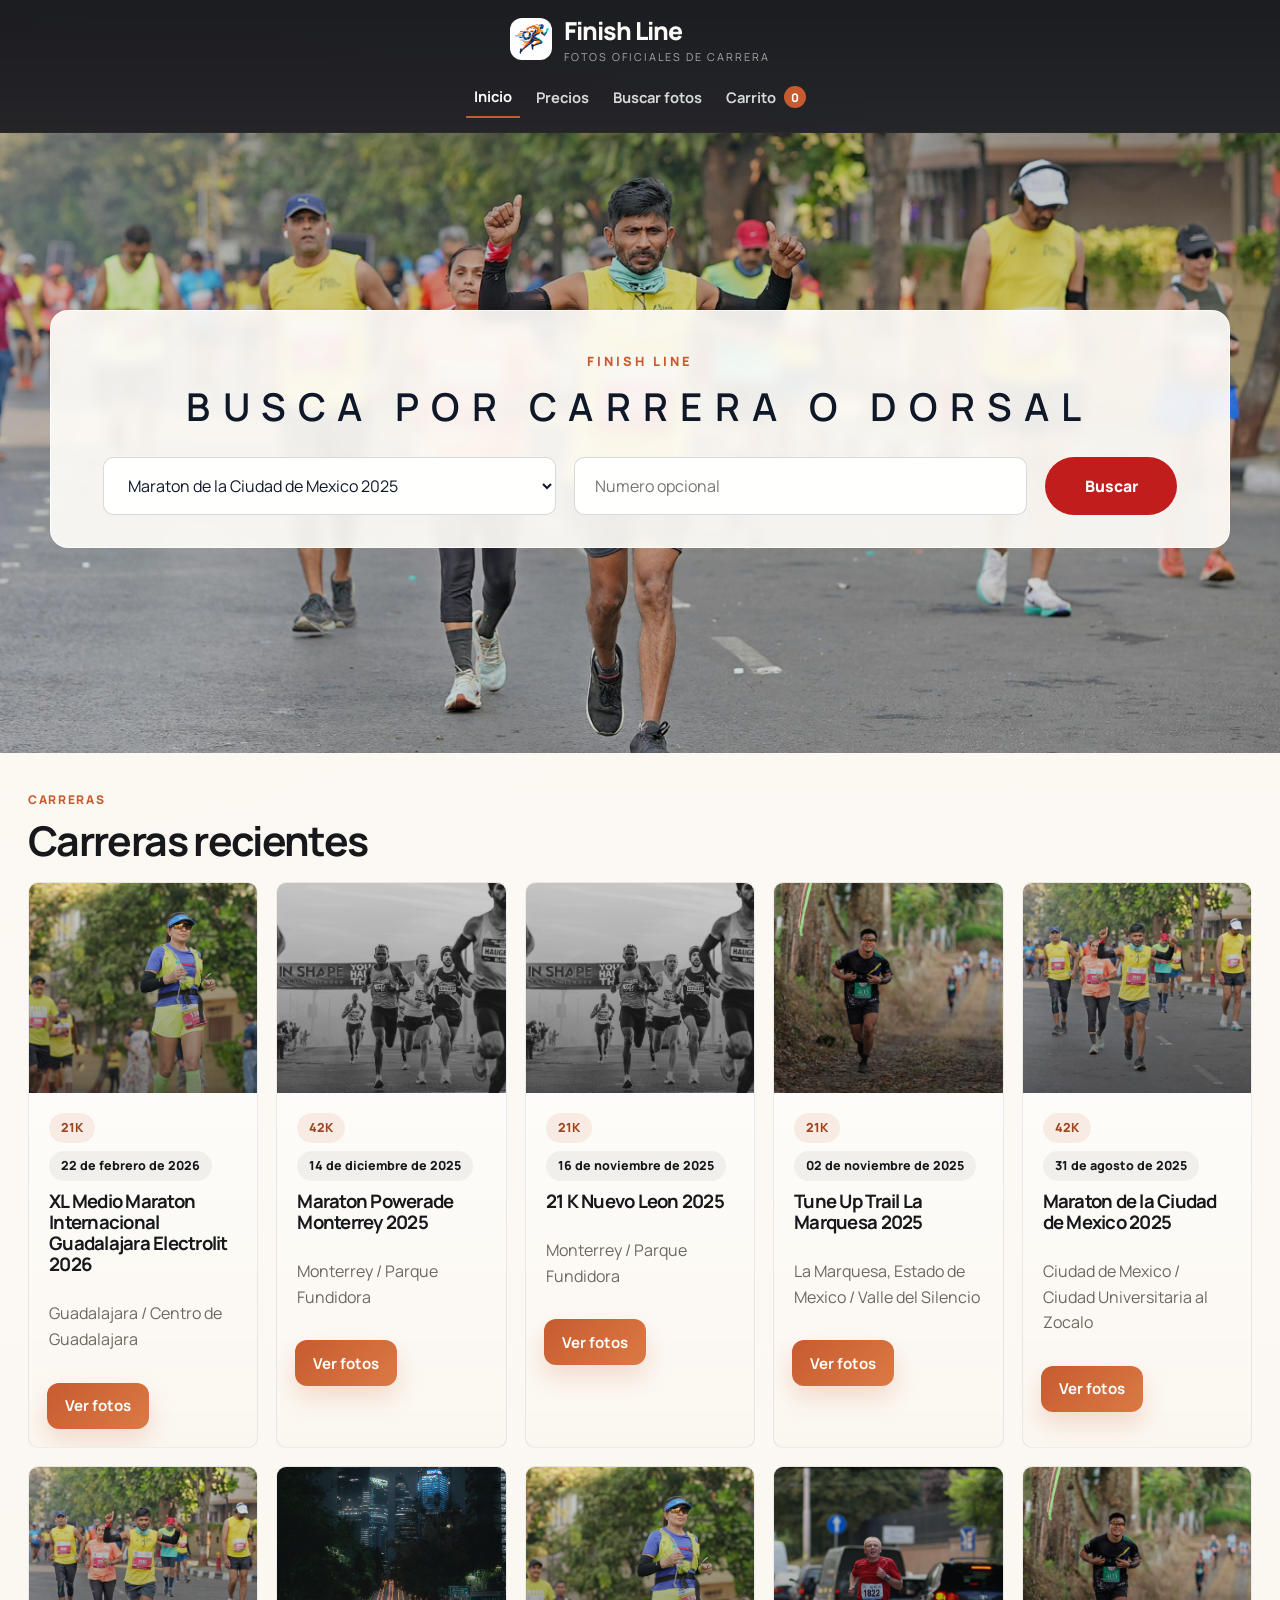
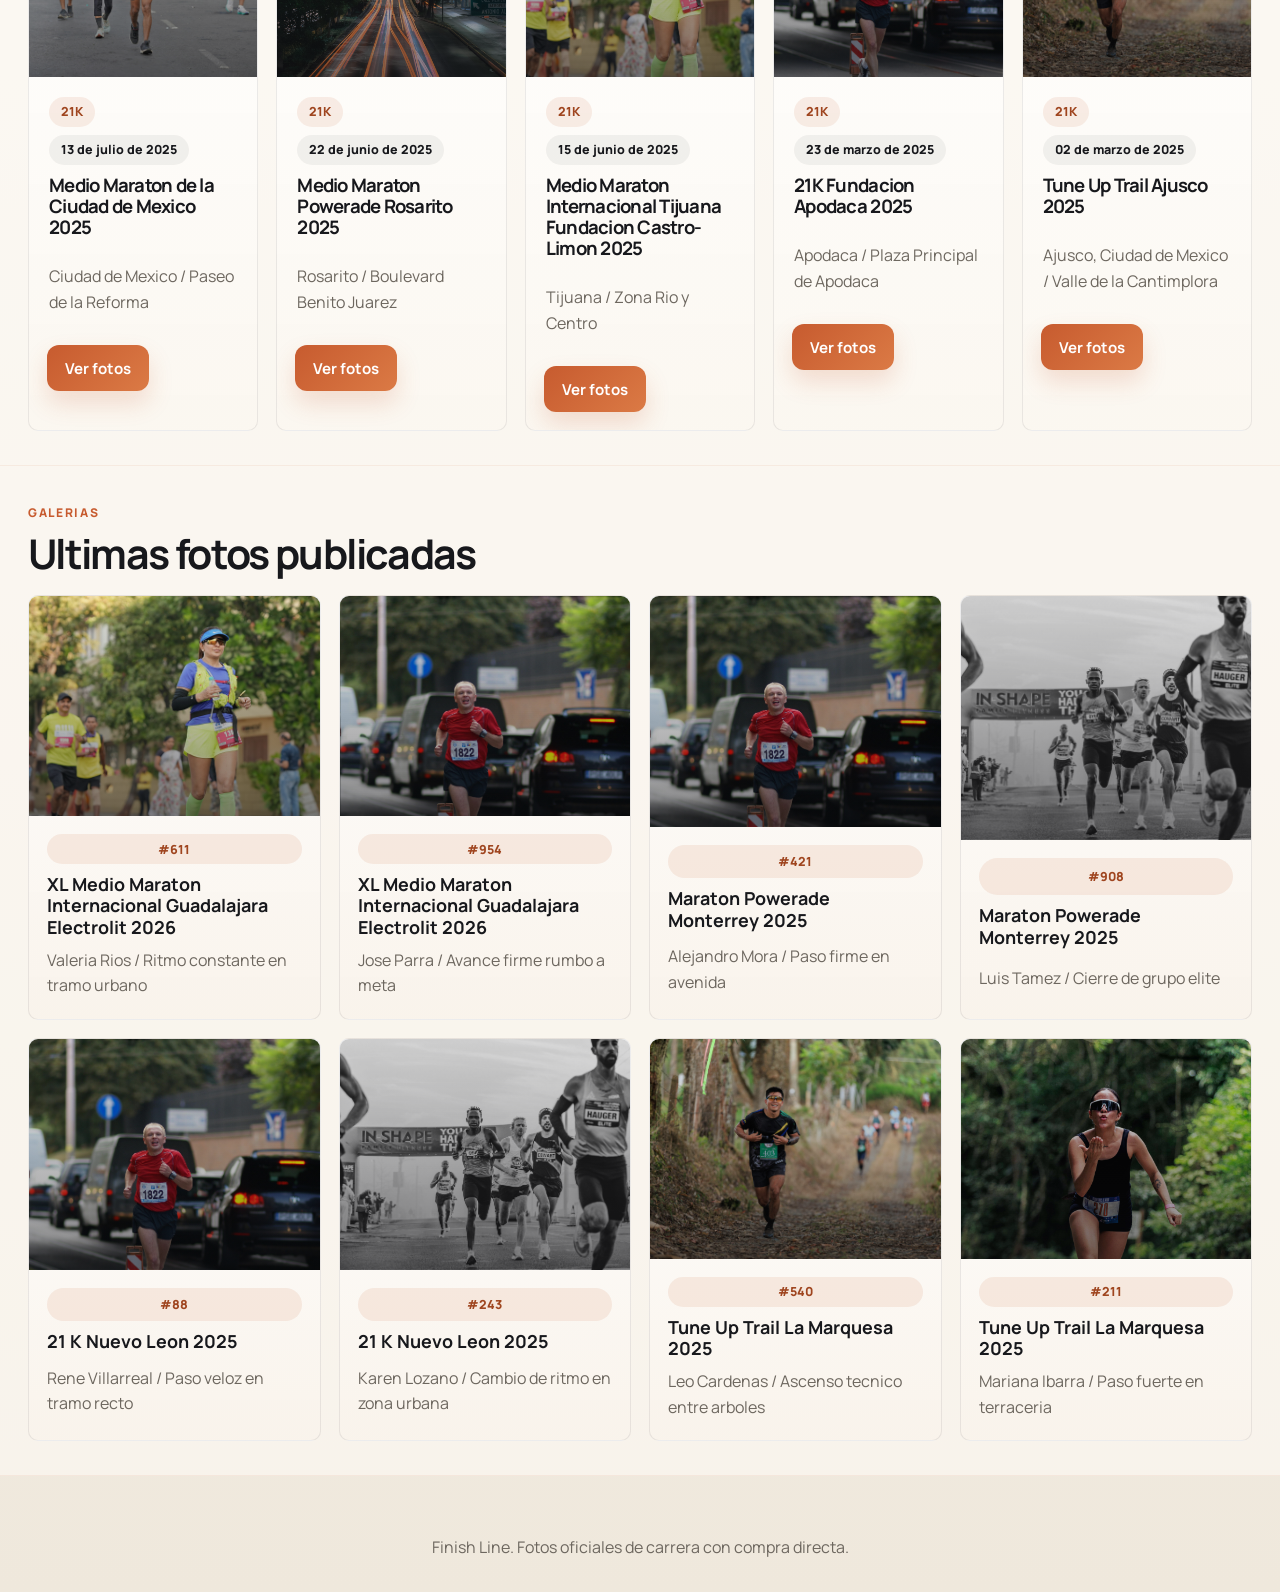
<file: index.html>
<!doctype html>
<html lang="es">
<head>
  <meta charset="UTF-8">
  <meta name="viewport" content="width=device-width, initial-scale=1.0">
  <title>Finish Line | Fotos oficiales de carrera</title>
  <meta
    name="description"
    content="Encuentra tus fotos oficiales por carrera y numero de corredor. Compra y descarga en minutos."
  >
  <link rel="preconnect" href="https://fonts.googleapis.com">
  <link rel="preconnect" href="https://fonts.gstatic.com" crossorigin>
  <link
    href="https://fonts.googleapis.com/css2?family=Manrope:wght@400;500;600;700;800&display=swap"
    rel="stylesheet"
  >
  <link rel="icon" href="assets/brand/favicon.png" type="image/png">
  <link rel="stylesheet" href="styles.css">
</head>
<body data-page="home">
  <header class="site-header site-header-dark">
    <div class="site-header-bar">
      <a class="brand" href="index.html">
        <span class="brand-mark"><img src="assets/brand/logo-mark.png" alt="Logo Finish Line"></span>
        <span class="brand-copy">
          <strong>Finish Line</strong>
          <small>Fotos oficiales de carrera</small>
        </span>
      </a>
    </div>

    <nav id="site-nav-primary" class="site-nav site-nav-dark" aria-label="Navegacion principal">
      <a href="index.html" class="is-active">Inicio</a>
      <a href="precios.html">Precios</a>
      <a href="carrera.html?race=cdmx-maraton-2025">Buscar fotos</a>
      <a href="cart.html" class="cart-link">Carrito <span class="cart-count" data-cart-count>0</span></a>
    </nav>
  </header>

  <main class="site-main">
    <section class="home-hero" id="home-hero-stage">
      <div class="home-hero-surface">
        <div class="hero-search-shell">
          <span class="hero-kicker">Finish Line</span>
          <h1>Busca por carrera o dorsal</h1>
          <form class="hero-search-form" id="workflow-search-form">
            <label class="sr-only" for="workflow-event">Evento</label>
            <select id="workflow-event" class="hero-search-control"></select>
            <label class="sr-only" for="workflow-bib">Numero</label>
            <input
              id="workflow-bib"
              class="hero-search-control"
              type="search"
              inputmode="numeric"
              placeholder="Numero opcional"
              autocomplete="off"
            >
            <button type="submit" class="hero-search-button">Buscar</button>
          </form>
        </div>
      </div>
    </section>

    <section class="section">
      <div class="section-heading section-heading-compact">
        <span class="eyebrow">Carreras</span>
        <h2>Carreras recientes</h2>
      </div>
      <div class="event-grid" id="home-showcase"></div>
    </section>

    <section class="section section-gallery">
      <div class="section-heading section-heading-compact">
        <span class="eyebrow">Galerias</span>
        <h2>Ultimas fotos publicadas</h2>
      </div>
      <div class="gallery-grid" id="home-gallery"></div>
    </section>
  </main>

  <footer class="site-footer">
    <p>Finish Line. Fotos oficiales de carrera con compra directa.</p>
  </footer>

  <script src="data.js" defer></script>
  <script src="app.js" defer></script>
</body>
</html>
</file>
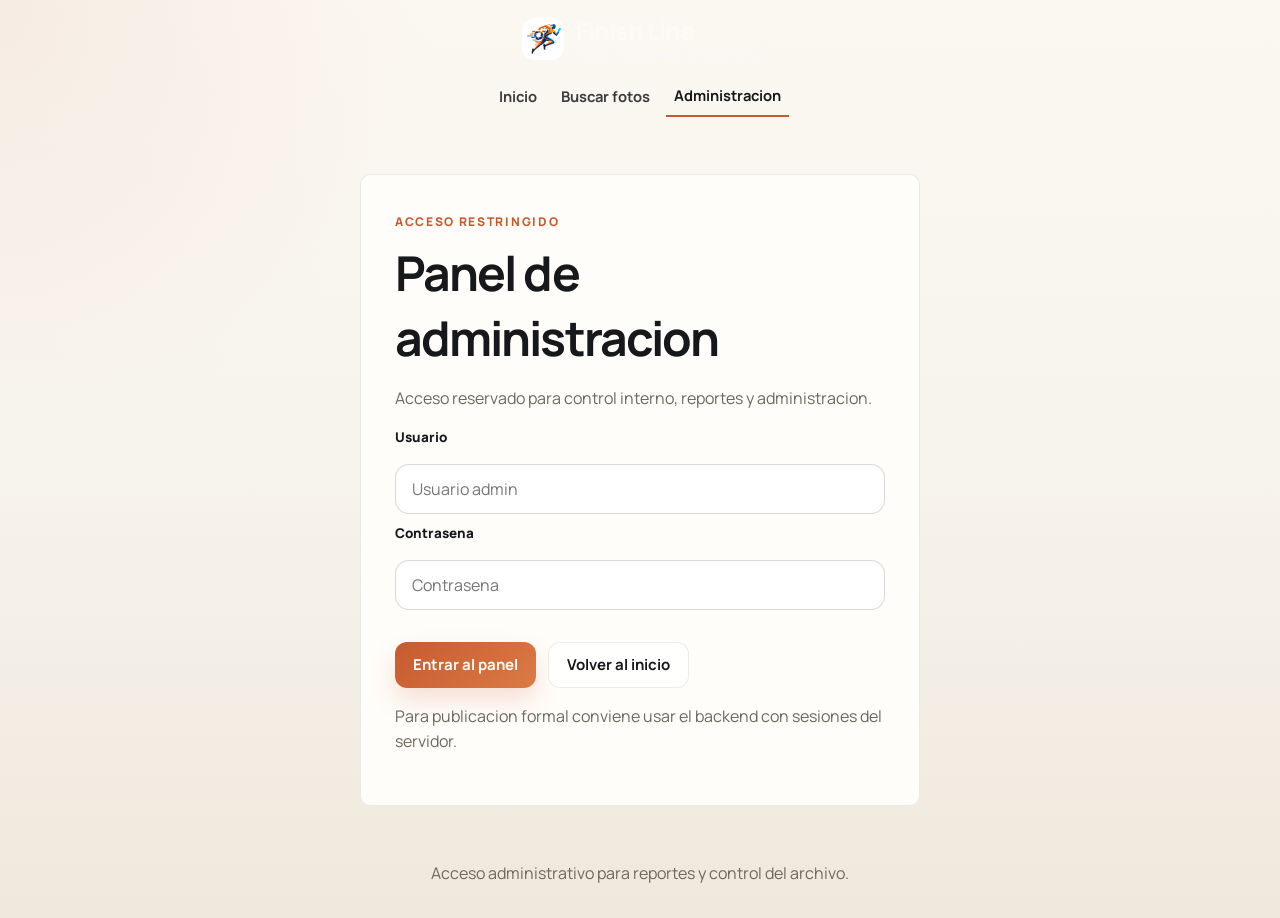
<file: admin.html>
<!doctype html>
<html lang="es">
<head>
  <meta charset="UTF-8">
  <meta name="viewport" content="width=device-width, initial-scale=1.0">
  <title>Finish Line | Administracion</title>
  <meta
    name="description"
    content="Acceso de administrador para controlar reportes y compras."
  >
  <meta name="robots" content="noindex, nofollow, noarchive">
  <link rel="preconnect" href="https://fonts.googleapis.com">
  <link rel="preconnect" href="https://fonts.gstatic.com" crossorigin>
  <link
    href="https://fonts.googleapis.com/css2?family=Manrope:wght@400;500;600;700;800&display=swap"
    rel="stylesheet"
  >
  <link rel="icon" href="assets/brand/favicon.png" type="image/png">
  <link rel="stylesheet" href="styles.css">
</head>
<body data-page="admin-login">
  <header class="site-header">
    <div class="site-header-bar">
      <a class="brand" href="index.html">
        <span class="brand-mark"><img src="assets/brand/logo-mark.png" alt="Logo Finish Line"></span>
        <span class="brand-copy">
          <strong>Finish Line</strong>
          <small>Panel de administracion</small>
        </span>
      </a>
    </div>

    <nav id="site-nav-primary" class="site-nav" aria-label="Navegacion principal">
      <a href="index.html">Inicio</a>
      <a href="carrera.html?race=cdmx-maraton-2025">Buscar fotos</a>
      <a href="admin.html" class="is-active">Administracion</a>
    </nav>
  </header>

  <main class="page-shell admin-shell">
    <section class="admin-login-card">
      <span class="eyebrow">Acceso restringido</span>
      <h1>Panel de administracion</h1>
      <p class="lead admin-lead">
        Acceso reservado para control interno, reportes y administracion.
      </p>

      <form id="admin-login-form" class="admin-form">
        <label class="field-label" for="admin-user">Usuario</label>
        <input
          id="admin-user"
          class="text-input"
          type="text"
          autocomplete="username"
          placeholder="Usuario admin"
        >

        <label class="field-label" for="admin-password">Contrasena</label>
        <input
          id="admin-password"
          class="text-input"
          type="password"
          autocomplete="current-password"
          placeholder="Contrasena"
        >

        <p class="muted-copy hidden" id="admin-login-error"></p>

        <div class="button-row compact-row">
          <button class="btn btn-primary" type="submit">Entrar al panel</button>
          <a class="btn btn-secondary" href="index.html">Volver al inicio</a>
        </div>
      </form>

      <p class="muted-copy admin-footnote">
        Para publicacion formal conviene usar el backend con sesiones del servidor.
      </p>
    </section>
  </main>

  <footer class="site-footer">
    <p>Acceso administrativo para reportes y control del archivo.</p>
  </footer>

  <script src="data.js" defer></script>
  <script src="app.js" defer></script>
</body>
</html>
</file>
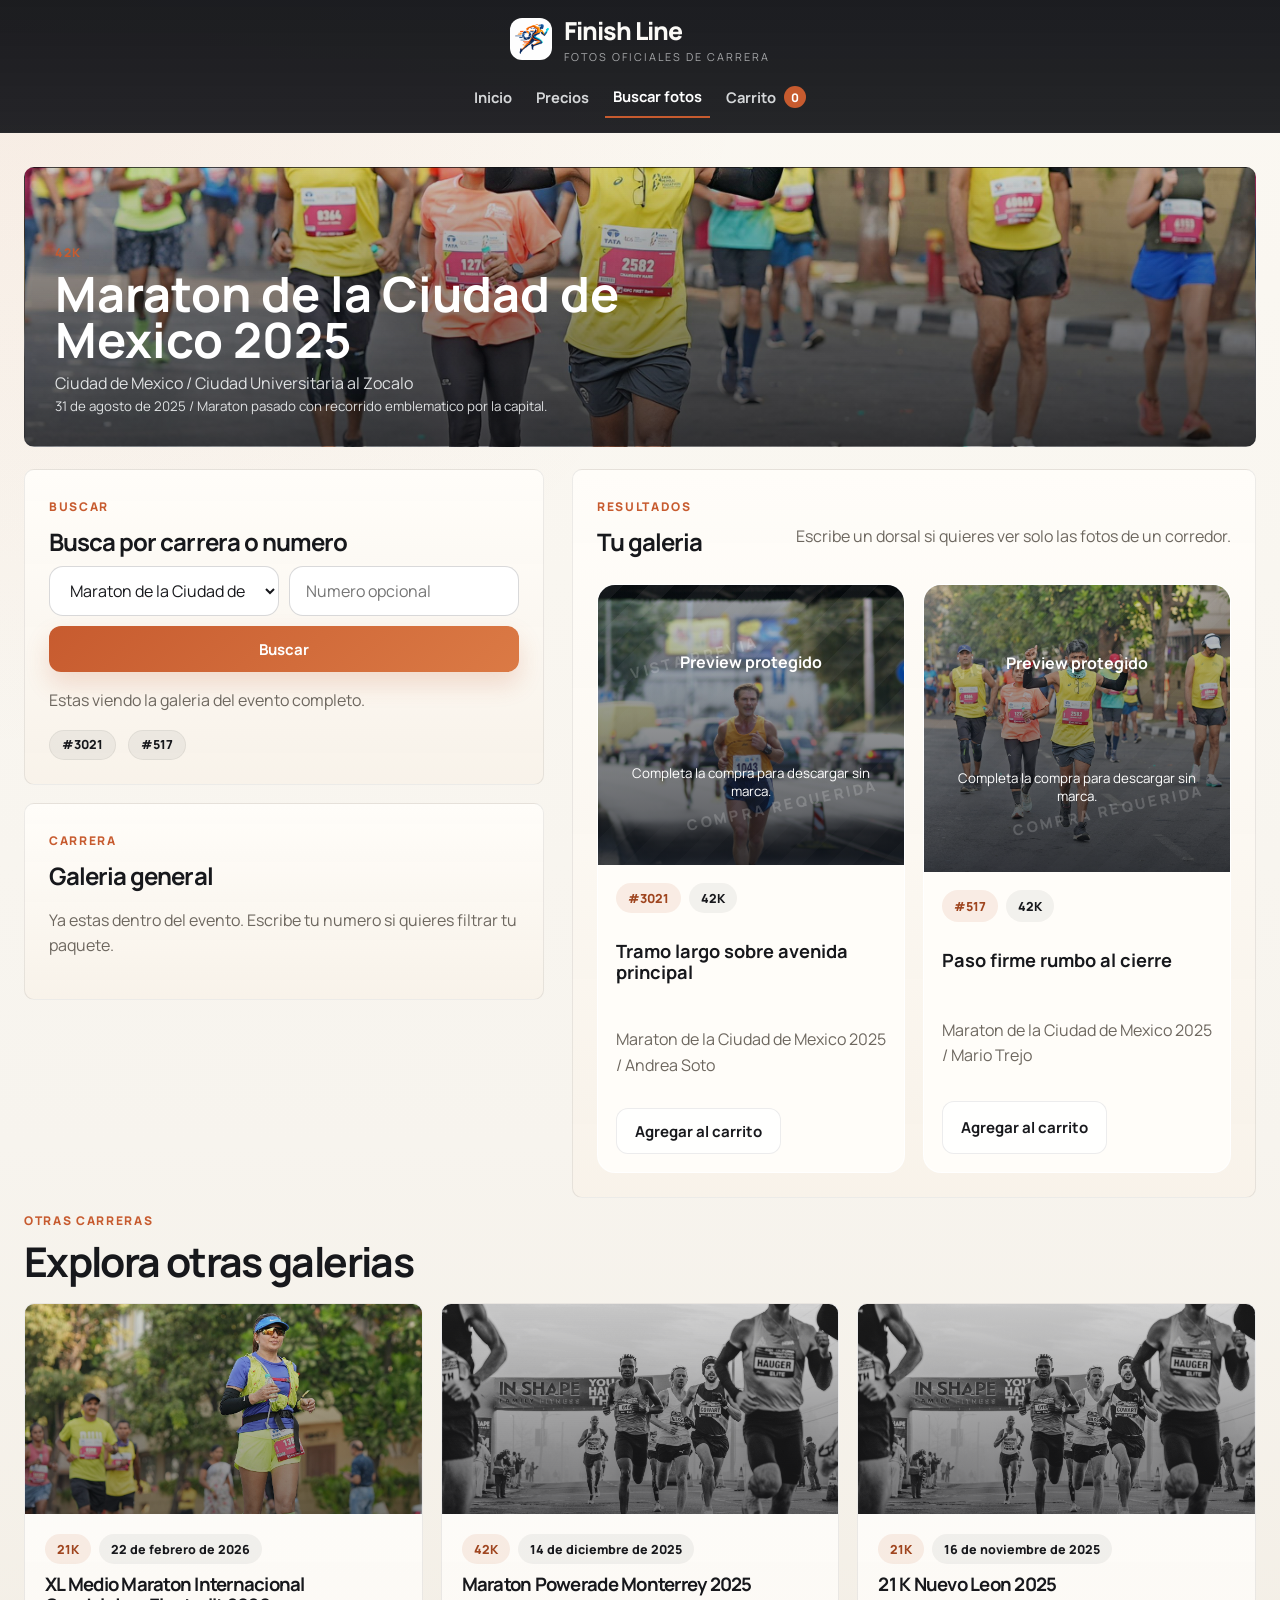
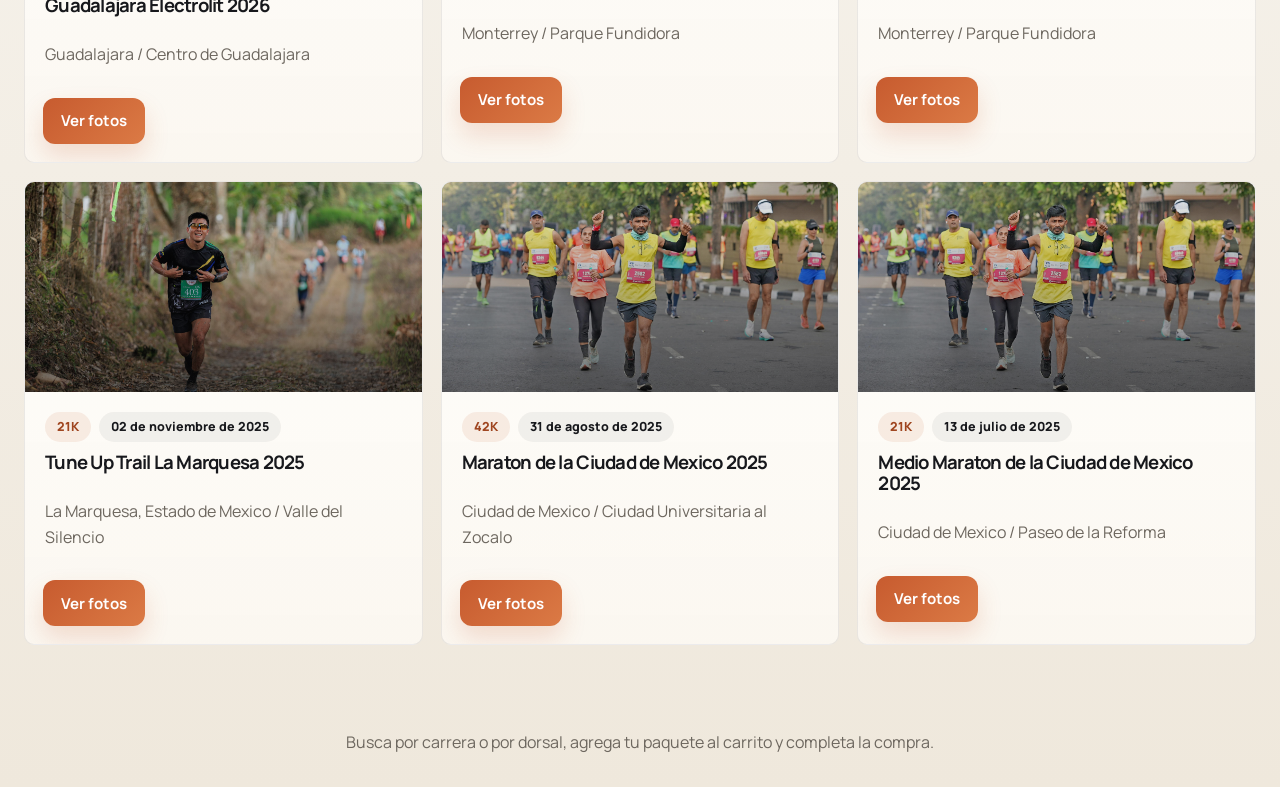
<file: carrera.html>
<!doctype html>
<html lang="es">
<head>
  <meta charset="UTF-8">
  <meta name="viewport" content="width=device-width, initial-scale=1.0">
  <title>Finish Line | Buscar fotos</title>
  <meta
    name="description"
    content="Busca tus fotos por carrera o por numero dentro de una carrera."
  >
  <link rel="preconnect" href="https://fonts.googleapis.com">
  <link rel="preconnect" href="https://fonts.gstatic.com" crossorigin>
  <link
    href="https://fonts.googleapis.com/css2?family=Manrope:wght@400;500;600;700;800&display=swap"
    rel="stylesheet"
  >
  <link rel="icon" href="assets/brand/favicon.png" type="image/png">
  <link rel="stylesheet" href="styles.css">
</head>
<body data-page="race-detail">
  <header class="site-header site-header-dark">
    <div class="site-header-bar">
      <a class="brand" href="index.html">
        <span class="brand-mark"><img src="assets/brand/logo-mark.png" alt="Logo Finish Line"></span>
        <span class="brand-copy">
          <strong>Finish Line</strong>
          <small>Fotos oficiales de carrera</small>
        </span>
      </a>
    </div>

    <nav id="site-nav-primary" class="site-nav site-nav-dark" aria-label="Navegacion principal">
      <a href="index.html">Inicio</a>
      <a href="precios.html">Precios</a>
      <a href="carrera.html?race=cdmx-maraton-2025" class="is-active">Buscar fotos</a>
      <a href="cart.html" class="cart-link">Carrito <span class="cart-count" data-cart-count>0</span></a>
    </nav>
  </header>

  <main class="site-main">
    <section class="event-hero" id="race-hero"></section>

    <section class="finder-layout">
      <aside class="finder-sidebar">
        <article class="finder-card">
          <span class="eyebrow">Buscar</span>
          <h2>Busca por carrera o numero</h2>
          <form id="bib-search-form" class="search-form">
            <select id="detail-race-select" class="text-input">
              <option value="">Selecciona carrera</option>
            </select>
            <input
              id="bib-search"
              class="text-input"
              type="search"
              inputmode="numeric"
              placeholder="Numero opcional"
              autocomplete="off"
            >
            <button class="btn btn-primary" type="submit">Buscar</button>
          </form>
          <p class="muted-copy" id="search-feedback">Elige carrera y, si quieres, escribe tu numero.</p>
          <div class="chip-list" id="bib-chip-list"></div>
        </article>

        <article class="finder-card" id="purchase-panel">
          <span class="eyebrow">Paquete</span>
          <h2>Tu compra</h2>
          <p class="muted-copy">Entra por carrera o escribe tu numero para activar tu paquete.</p>
        </article>
      </aside>

      <section class="results-shell">
        <div class="results-header">
          <div>
            <span class="eyebrow">Resultados</span>
            <h2>Tu galeria</h2>
          </div>
          <p class="muted-copy" id="results-summary">La vista previa se desbloquea despues de la compra.</p>
        </div>
        <div class="photo-grid" id="results-grid"></div>
      </section>
    </section>

    <section class="section section-tight">
      <div class="section-heading section-heading-compact">
        <span class="eyebrow">Otras carreras</span>
        <h2>Explora otras galerias</h2>
      </div>
      <div class="event-grid event-grid-full" id="detail-race-examples"></div>
    </section>
  </main>

  <footer class="site-footer">
    <p>Busca por carrera o por dorsal, agrega tu paquete al carrito y completa la compra.</p>
  </footer>

  <script src="data.js" defer></script>
  <script src="app.js" defer></script>
</body>
</html>
</file>
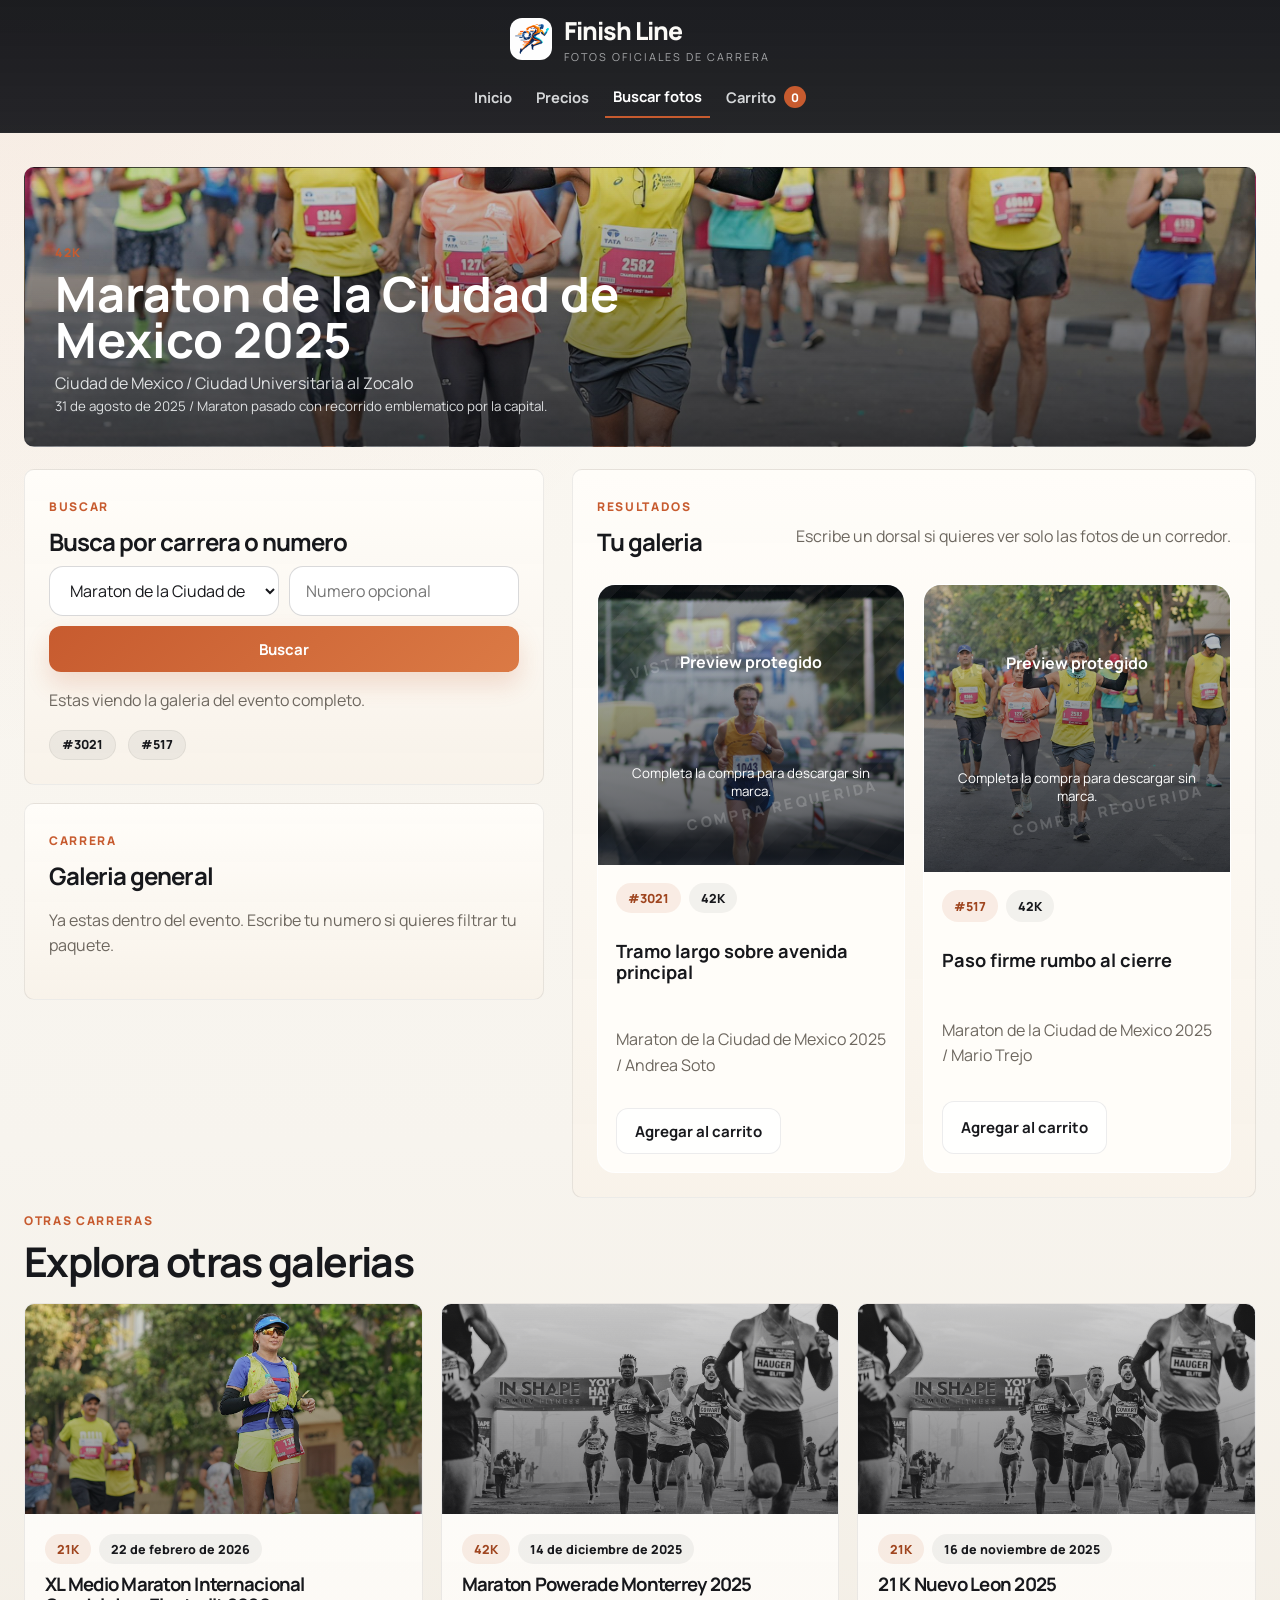
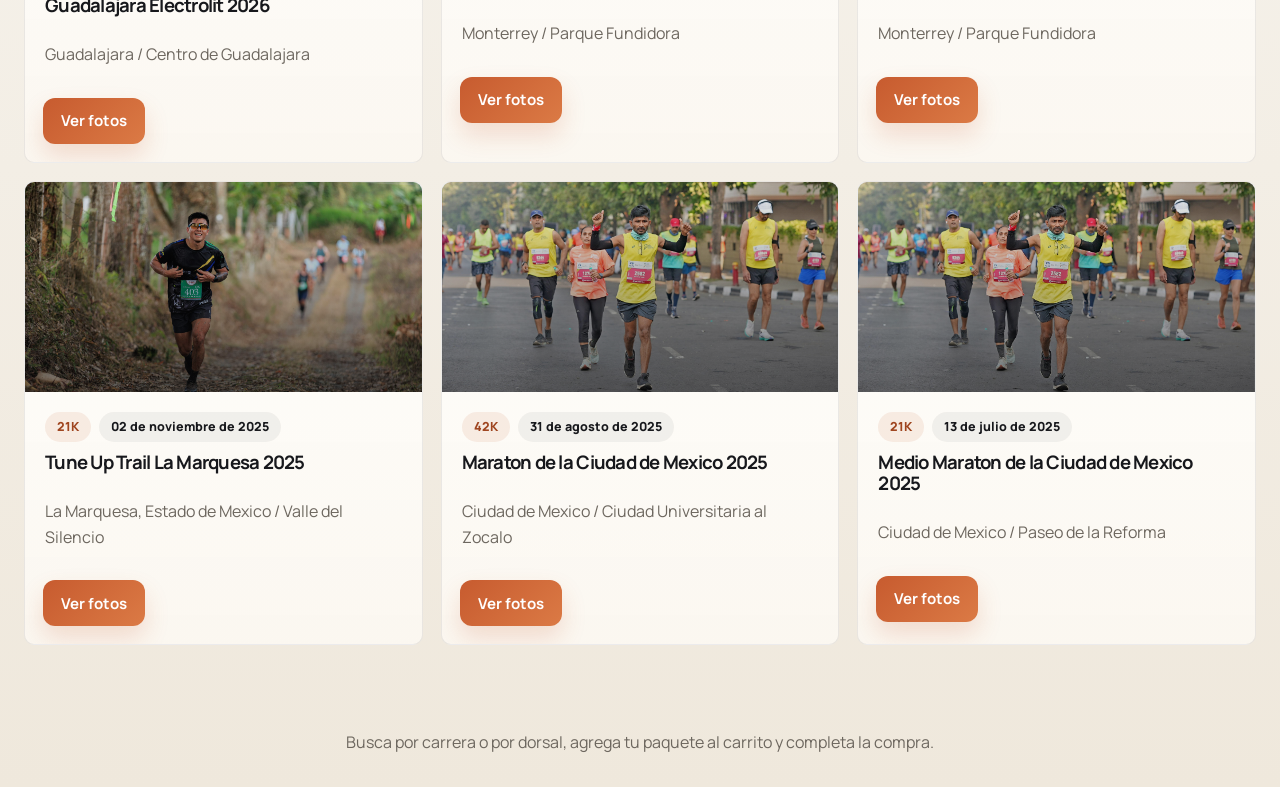
<file: carreras.html>
<!doctype html>
<html lang="es">
<head>
  <meta charset="UTF-8">
  <meta http-equiv="refresh" content="0; url=carrera.html?race=cdmx-maraton-2025">
  <meta name="viewport" content="width=device-width, initial-scale=1.0">
  <title>Finish Line | Redireccionando</title>
  <script>
    window.location.replace("carrera.html?race=cdmx-maraton-2025");
  </script>
</head>
<body>
  <p>Redireccionando a buscar fotos...</p>
</body>
</html>
</file>
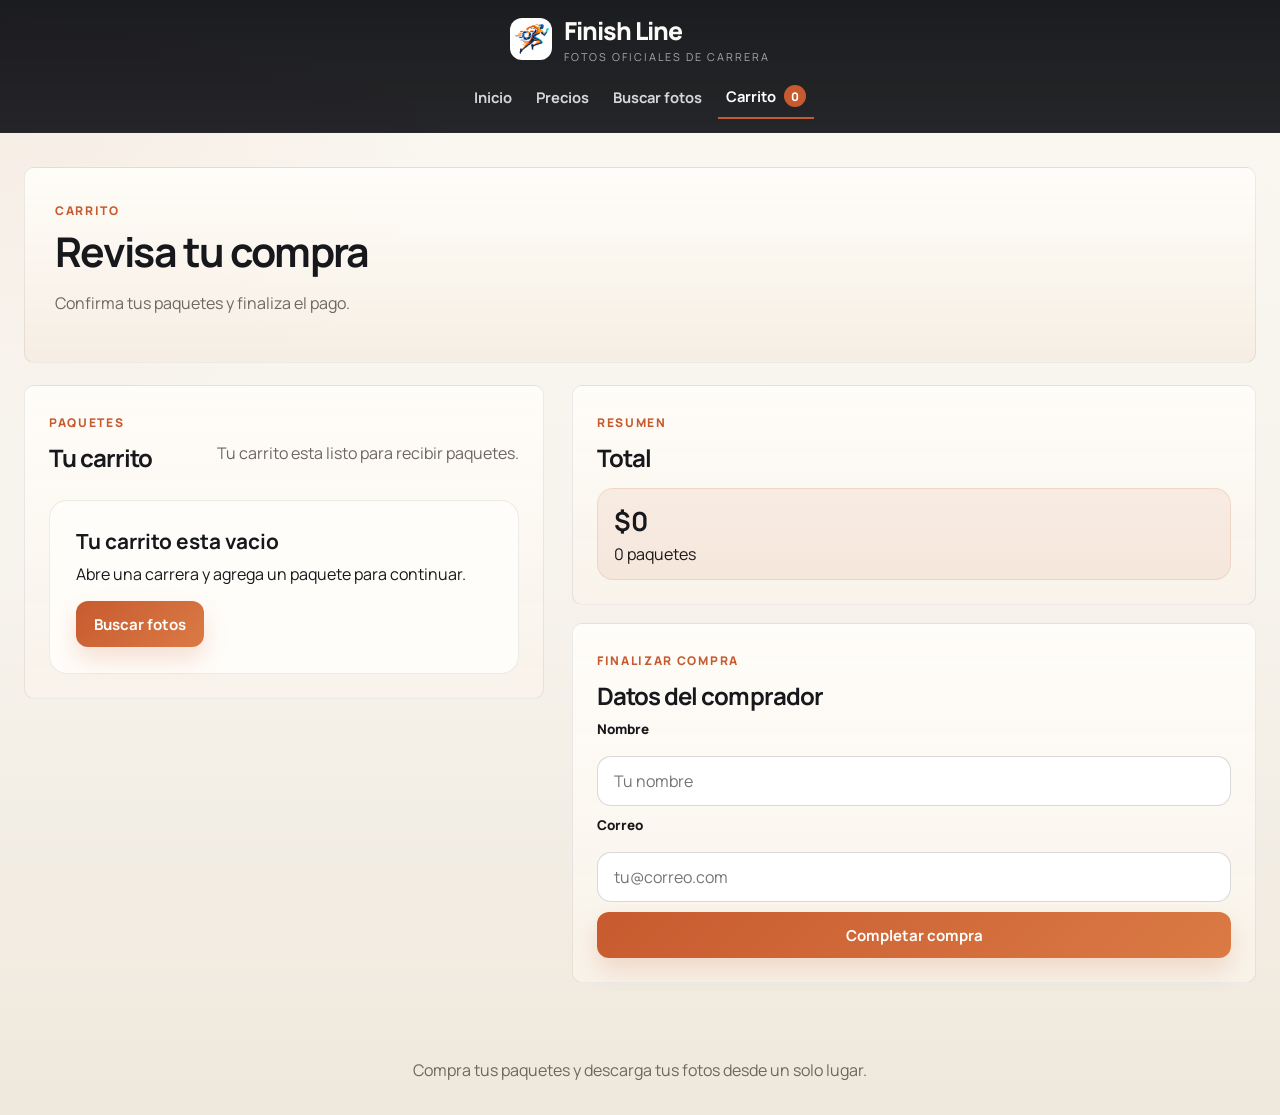
<file: cart.html>
<!doctype html>
<html lang="es">
<head>
  <meta charset="UTF-8">
  <meta name="viewport" content="width=device-width, initial-scale=1.0">
  <title>Finish Line | Carrito</title>
  <meta
    name="description"
    content="Revisa tu carrito y finaliza la compra de tus fotos."
  >
  <link rel="preconnect" href="https://fonts.googleapis.com">
  <link rel="preconnect" href="https://fonts.gstatic.com" crossorigin>
  <link
    href="https://fonts.googleapis.com/css2?family=Manrope:wght@400;500;600;700;800&display=swap"
    rel="stylesheet"
  >
  <link rel="icon" href="assets/brand/favicon.png" type="image/png">
  <link rel="stylesheet" href="styles.css">
</head>
<body data-page="cart">
  <header class="site-header site-header-dark">
    <div class="site-header-bar">
      <a class="brand" href="index.html">
        <span class="brand-mark"><img src="assets/brand/logo-mark.png" alt="Logo Finish Line"></span>
        <span class="brand-copy">
          <strong>Finish Line</strong>
          <small>Fotos oficiales de carrera</small>
        </span>
      </a>
    </div>

    <nav id="site-nav-primary" class="site-nav site-nav-dark" aria-label="Navegacion principal">
      <a href="index.html">Inicio</a>
      <a href="precios.html">Precios</a>
      <a href="carrera.html?race=cdmx-maraton-2025">Buscar fotos</a>
      <a href="cart.html" class="is-active cart-link">Carrito <span class="cart-count" data-cart-count>0</span></a>
    </nav>
  </header>

  <main class="site-main">
    <section class="catalog-hero">
      <div class="section-heading">
        <span class="eyebrow">Carrito</span>
        <h1>Revisa tu compra</h1>
        <p>Confirma tus paquetes y finaliza el pago.</p>
      </div>
    </section>

    <section class="cart-layout">
      <section class="results-shell">
        <div class="results-header">
          <div>
            <span class="eyebrow">Paquetes</span>
            <h2>Tu carrito</h2>
          </div>
          <p class="muted-copy" id="cart-caption">Tus paquetes se guardan en este navegador.</p>
        </div>
        <div class="cart-list" id="cart-list"></div>
        <article class="empty-card hidden" id="cart-empty">
          <h3>Tu carrito esta vacio</h3>
          <p>Abre una carrera y agrega un paquete para continuar.</p>
          <a class="btn btn-primary" href="carrera.html?race=cdmx-maraton-2025">Buscar fotos</a>
        </article>
      </section>

      <aside class="finder-sidebar">
        <article class="finder-card cart-summary-card">
          <span class="eyebrow">Resumen</span>
          <h2>Total</h2>
          <div class="price-box">
            <strong id="cart-total">$0</strong>
            <span id="cart-total-helper">0 paquetes</span>
          </div>
        </article>

        <article class="finder-card checkout-card">
          <span class="eyebrow">Finalizar compra</span>
          <h2>Datos del comprador</h2>
          <form id="cart-checkout-form" class="checkout-form">
            <label class="field-label" for="checkout-name">Nombre</label>
            <input id="checkout-name" class="text-input" type="text" autocomplete="name" placeholder="Tu nombre">

            <label class="field-label" for="checkout-email">Correo</label>
            <input id="checkout-email" class="text-input" type="email" autocomplete="email" placeholder="tu@correo.com">

            <p class="muted-copy hidden" id="cart-error"></p>

            <button class="btn btn-primary stretch" type="submit" id="checkout-submit">
              Completar compra
            </button>
          </form>
        </article>
      </aside>
    </section>
  </main>

  <footer class="site-footer">
    <p>Compra tus paquetes y descarga tus fotos desde un solo lugar.</p>
  </footer>

  <script src="data.js" defer></script>
  <script src="app.js" defer></script>
</body>
</html>
</file>
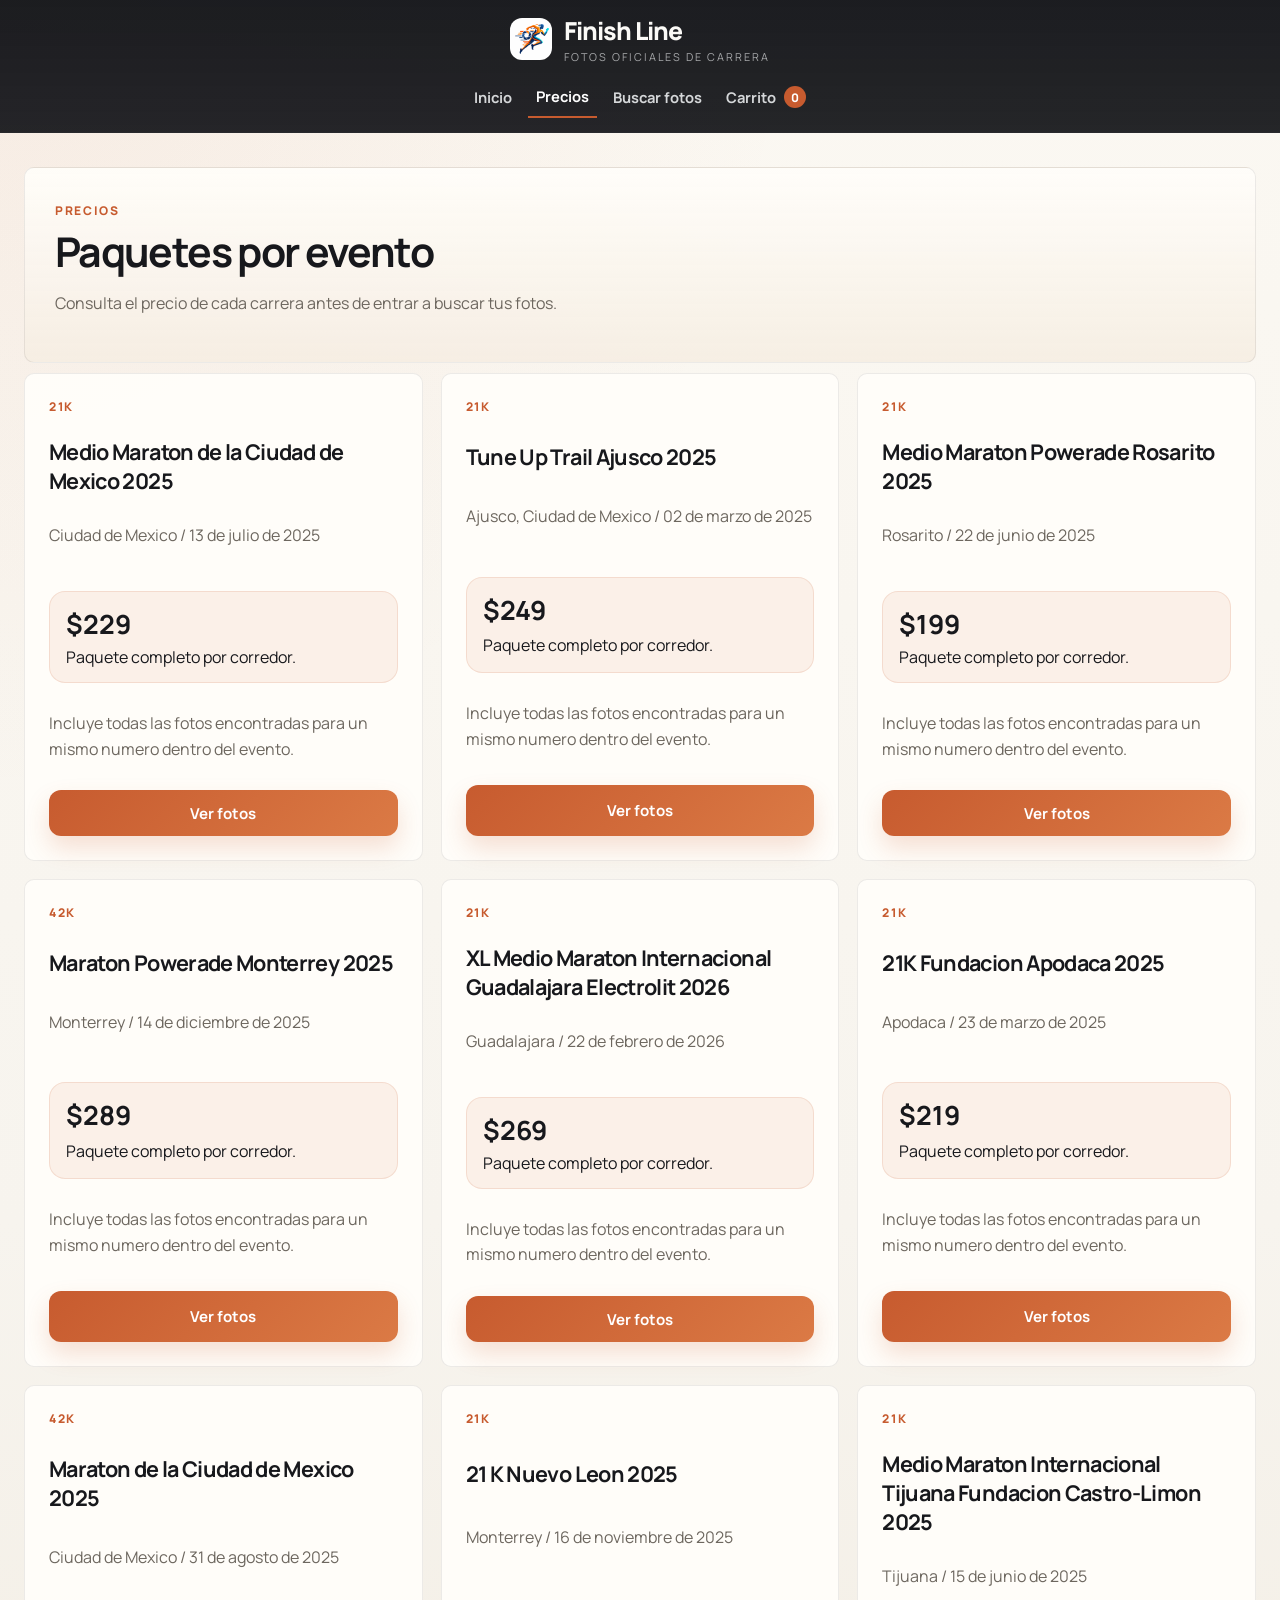
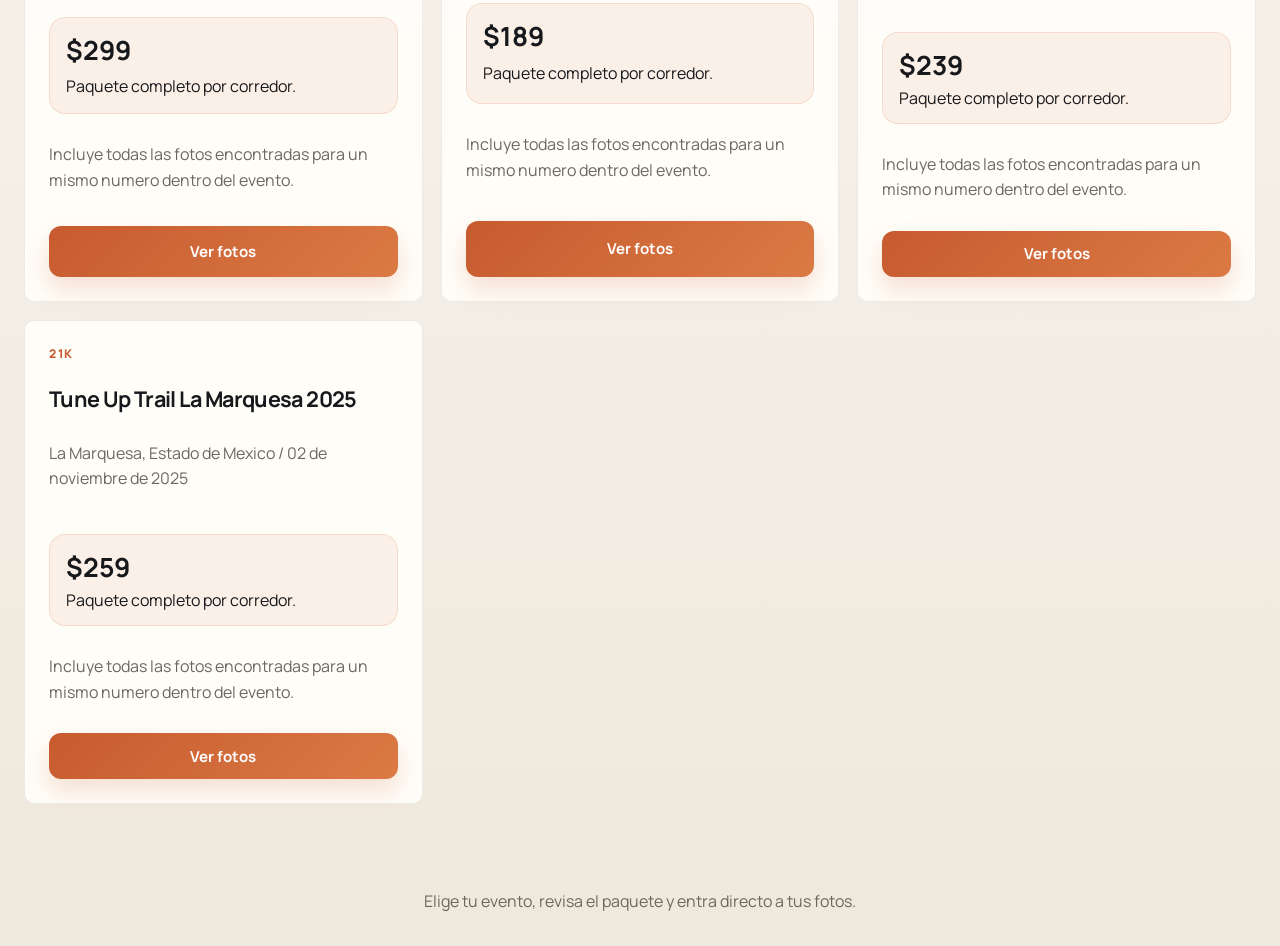
<file: precios.html>
<!doctype html>
<html lang="es">
<head>
  <meta charset="UTF-8">
  <meta name="viewport" content="width=device-width, initial-scale=1.0">
  <title>Finish Line | Precios</title>
  <meta
    name="description"
    content="Consulta los precios de paquetes por evento."
  >
  <link rel="preconnect" href="https://fonts.googleapis.com">
  <link rel="preconnect" href="https://fonts.gstatic.com" crossorigin>
  <link
    href="https://fonts.googleapis.com/css2?family=Manrope:wght@400;500;600;700;800&display=swap"
    rel="stylesheet"
  >
  <link rel="icon" href="assets/brand/favicon.png" type="image/png">
  <link rel="stylesheet" href="styles.css">
</head>
<body data-page="pricing">
  <header class="site-header site-header-dark">
    <div class="site-header-bar">
      <a class="brand" href="index.html">
        <span class="brand-mark"><img src="assets/brand/logo-mark.png" alt="Logo Finish Line"></span>
        <span class="brand-copy">
          <strong>Finish Line</strong>
          <small>Fotos oficiales de carrera</small>
        </span>
      </a>
    </div>

    <nav id="site-nav-primary" class="site-nav site-nav-dark" aria-label="Navegacion principal">
      <a href="index.html">Inicio</a>
      <a href="precios.html" class="is-active">Precios</a>
      <a href="carrera.html?race=cdmx-maraton-2025">Buscar fotos</a>
      <a href="cart.html" class="cart-link">Carrito <span class="cart-count" data-cart-count>0</span></a>
    </nav>
  </header>

  <main class="site-main">
    <section class="catalog-hero">
      <div class="section-heading">
        <span class="eyebrow">Precios</span>
        <h1>Paquetes por evento</h1>
        <p>Consulta el precio de cada carrera antes de entrar a buscar tus fotos.</p>
      </div>
    </section>

    <section class="section section-tight">
      <div class="pricing-grid" id="pricing-grid"></div>
    </section>
  </main>

  <footer class="site-footer">
    <p>Elige tu evento, revisa el paquete y entra directo a tus fotos.</p>
  </footer>

  <script src="data.js" defer></script>
  <script src="app.js" defer></script>
</body>
</html>
</file>
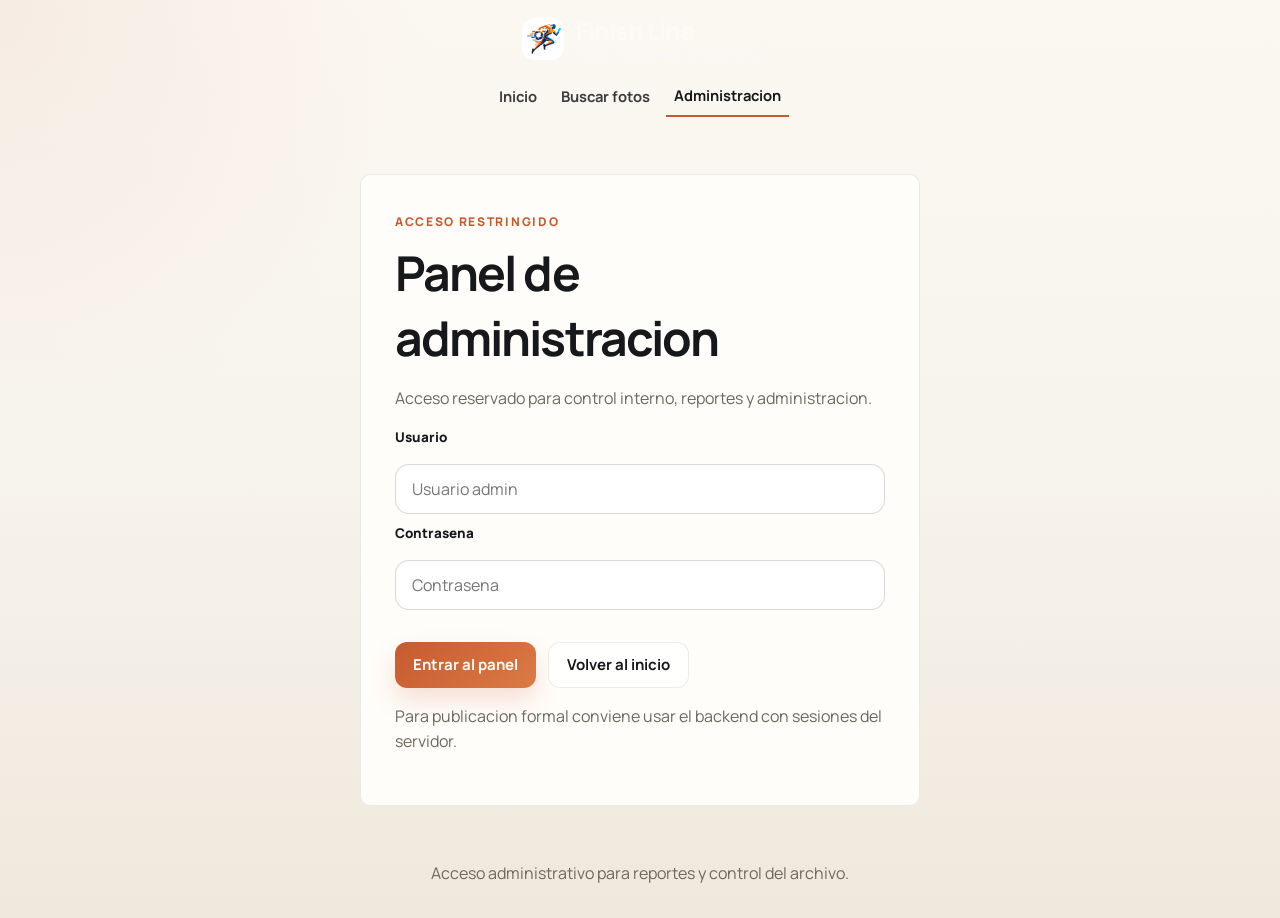
<file: reportes.html>
<!doctype html>
<html lang="es">
<head>
  <meta charset="UTF-8">
  <meta name="viewport" content="width=device-width, initial-scale=1.0">
  <title>Finish Line | Reportes</title>
  <meta
    name="description"
    content="Reporte de compras e ingresos para exportar a Excel."
  >
  <meta name="robots" content="noindex, nofollow, noarchive">
  <link rel="preconnect" href="https://fonts.googleapis.com">
  <link rel="preconnect" href="https://fonts.gstatic.com" crossorigin>
  <link
    href="https://fonts.googleapis.com/css2?family=Manrope:wght@400;500;600;700;800&display=swap"
    rel="stylesheet"
  >
  <link rel="icon" href="assets/brand/favicon.png" type="image/png">
  <link rel="stylesheet" href="styles.css">
</head>
<body data-page="reports" class="admin-protected">
  <header class="site-header">
    <div class="site-header-bar">
      <a class="brand" href="index.html">
        <span class="brand-mark"><img src="assets/brand/logo-mark.png" alt="Logo Finish Line"></span>
        <span class="brand-copy">
          <strong>Finish Line</strong>
          <small>Panel de administracion</small>
        </span>
      </a>
    </div>

    <nav id="site-nav-primary" class="site-nav" aria-label="Navegacion principal">
      <a href="index.html">Inicio</a>
      <a href="carrera.html?race=cdmx-maraton-2025">Buscar fotos</a>
      <a href="reportes.html" class="is-active">Administracion</a>
    </nav>
  </header>

  <main class="page-shell">
    <section class="page-hero report-hero">
      <div class="section-heading align-left">
        <span class="eyebrow">Panel administrativo</span>
        <h1>Compras, compradores e ingresos en una sola vista</h1>
        <p>
          Aqui ves las ventas guardadas en este navegador, con resumen general, tabla de detalle
          y exportacion CSV.
        </p>
      </div>

      <div class="report-actions">
        <button class="btn btn-primary" type="button" id="export-sales">
          Exportar CSV para Excel
        </button>
        <button class="btn btn-secondary" type="button" id="clear-sales">
          Limpiar ventas
        </button>
        <button class="btn btn-secondary" type="button" id="admin-logout">
          Cerrar sesion
        </button>
      </div>
    </section>

    <section class="section flush-top">
      <div class="report-grid" id="report-summary"></div>
    </section>

    <section class="section flush-top">
      <div class="report-filters">
        <div class="search-shell">
          <label class="field-label" for="report-search">Buscar comprador o carrera</label>
          <input
            id="report-search"
            class="text-input"
            type="search"
            placeholder="Ejemplo: ana, cdmx, 1024"
            autocomplete="off"
          >
        </div>
      </div>
    </section>

    <section class="section flush-top">
      <div class="report-table-shell">
        <div class="results-header">
          <div>
            <span class="eyebrow">Ventas registradas</span>
            <h2>Detalle de operaciones</h2>
          </div>
          <p class="muted-copy" id="report-caption">
            Todo lo de esta pantalla se guarda en el navegador actual.
          </p>
        </div>

        <div class="table-wrap">
          <table class="report-table">
            <thead>
              <tr>
                <th>Fecha</th>
                <th>Comprador</th>
                <th>Correo</th>
                <th>Carrera</th>
                <th>Bib</th>
                <th>Fotos</th>
                <th>Ingreso</th>
              </tr>
            </thead>
            <tbody id="sales-table-body"></tbody>
          </table>
        </div>

        <div class="empty-card hidden" id="sales-empty">
          <h3>Aun no hay compras registradas</h3>
          <p>
            Ve a una carrera, simula una compra y vuelve aqui para ver el reporte.
          </p>
        </div>
      </div>
    </section>
  </main>

  <footer class="site-footer">
    <p>Para produccion esto debe conectarse a base de datos y reportes del backend.</p>
  </footer>

  <script src="data.js" defer></script>
  <script src="app.js" defer></script>
</body>
</html>
</file>
<file: styles.css>
:root {
  --bg: #f7f4ee;
  --bg-strong: #efe8dc;
  --surface: #fffdf9;
  --surface-soft: #f4eee4;
  --surface-dark: #17181c;
  --surface-dark-2: #23252b;
  --ink: #17181c;
  --ink-soft: #6d675f;
  --ink-inverse: #fbfaf7;
  --line: rgba(23, 24, 28, 0.08);
  --line-strong: rgba(23, 24, 28, 0.16);
  --accent: #c75b2f;
  --accent-strong: #9f451f;
  --accent-soft: rgba(199, 91, 47, 0.1);
  --danger: #b63a34;
  --shadow-lg: 0 24px 48px rgba(38, 31, 21, 0.08);
  --shadow-md: 0 14px 28px rgba(38, 31, 21, 0.06);
  --radius-xl: 22px;
  --radius-lg: 18px;
  --radius-md: 14px;
  --radius-sm: 10px;
  --max-width: 1440px;
}

* {
  box-sizing: border-box;
}

html {
  scroll-behavior: smooth;
}

body {
  margin: 0;
  min-height: 100vh;
  font-family: "Manrope", sans-serif;
  color: var(--ink);
  background:
    radial-gradient(circle at top left, rgba(199, 91, 47, 0.08), transparent 28%),
    linear-gradient(180deg, #fbf8f2 0%, var(--bg) 48%, var(--bg-strong) 100%);
}

body.admin-protected main,
body.admin-protected footer {
  visibility: hidden;
}

body.admin-protected.is-admin-ready main,
body.admin-protected.is-admin-ready footer {
  visibility: visible;
}

img {
  display: block;
  max-width: 100%;
}

a {
  color: inherit;
  text-decoration: none;
}

button,
input {
  font: inherit;
}

select {
  font: inherit;
}

.hidden {
  display: none !important;
}

.sr-only {
  position: absolute;
  width: 1px;
  height: 1px;
  padding: 0;
  margin: -1px;
  overflow: hidden;
  clip: rect(0, 0, 0, 0);
  white-space: nowrap;
  border: 0;
}

.site-header,
.site-main,
.site-footer,
.page-shell {
  width: min(calc(100% - 48px), var(--max-width));
  margin-inline: auto;
}

.site-header {
  display: flex;
  flex-direction: column;
  align-items: center;
  justify-content: center;
  gap: 12px;
  width: 100%;
  margin-top: 0;
  margin-inline: 0;
  padding: 14px max(28px, calc((100vw - var(--max-width)) / 2 + 24px)) 12px;
  border-radius: 0;
}

.site-header-bar {
  display: flex;
  align-items: center;
  justify-content: center;
  width: 100%;
  gap: 16px;
}

.site-header-bar > *,
.catalog-hero > *,
.event-hero-copy > *,
.results-header > * {
  min-width: 0;
}

.site-header-dark {
  background: linear-gradient(180deg, rgba(23, 24, 28, 0.98), rgba(23, 24, 28, 0.94));
  border-bottom: 1px solid rgba(255, 255, 255, 0.06);
  box-shadow: none;
}

.brand {
  display: inline-flex;
  align-items: center;
  gap: 12px;
  justify-content: center;
}

.brand-mark {
  width: 42px;
  height: 42px;
  display: grid;
  place-items: center;
  border-radius: 12px;
  background: #ffffff;
  color: var(--ink-inverse);
  border: 0;
  font-size: 0.78rem;
  font-weight: 800;
  letter-spacing: 0.12em;
  overflow: hidden;
}

.brand-mark img {
  width: 100%;
  height: 100%;
  display: block;
  object-fit: cover;
}

.brand-copy {
  display: grid;
  gap: 2px;
}

.brand-copy strong {
  color: var(--ink-inverse);
  font-size: 1.55rem;
  font-weight: 800;
  letter-spacing: -0.04em;
}

.brand-copy small {
  color: rgba(248, 250, 252, 0.62);
  font-size: 0.68rem;
  letter-spacing: 0.18em;
  text-transform: uppercase;
}

.site-nav {
  display: inline-flex;
  align-items: center;
  gap: 8px;
  flex-wrap: wrap;
  justify-content: center;
}

.site-nav a {
  padding: 10px 8px;
  border-radius: 0;
  color: rgba(23, 24, 28, 0.84);
  font-size: 0.92rem;
  font-weight: 700;
  border-bottom: 2px solid transparent;
  transition: border-color 160ms ease, color 160ms ease, transform 160ms ease;
  white-space: nowrap;
}

.site-nav a:hover,
.site-nav a.is-active {
  color: var(--ink);
  border-color: var(--accent);
  transform: translateY(-1px);
}

.site-nav-dark a {
  color: rgba(248, 250, 252, 0.84);
}

.site-nav-dark a:hover,
.site-nav-dark a.is-active {
  background: transparent;
  color: #ffffff;
  border-color: var(--accent);
  transform: translateY(-1px);
}

.cart-link {
  display: inline-flex;
  align-items: center;
  gap: 8px;
}

.cart-count {
  display: inline-flex;
  align-items: center;
  justify-content: center;
  min-width: 22px;
  height: 22px;
  padding: 0 6px;
  border-radius: 999px;
  background: var(--accent);
  color: #ffffff;
  font-size: 0.74rem;
  font-weight: 800;
}

.site-main {
  padding: 34px 0 64px;
}

body[data-page="home"] .site-main {
  width: 100%;
  padding-top: 0;
  padding-bottom: 48px;
}

.site-footer {
  padding: 12px 0 34px;
}

.site-footer p {
  margin: 0;
  color: var(--ink-soft);
  text-align: center;
}

.eyebrow {
  display: inline-flex;
  margin-bottom: 10px;
  color: var(--accent);
  font-size: 0.75rem;
  font-weight: 800;
  letter-spacing: 0.14em;
  text-transform: uppercase;
}

.lead,
.muted-copy,
.section-heading p,
.race-card p,
.step-card p,
.finder-card p,
.cart-item-copy p,
.cart-item-copy small,
.admin-footnote,
.admin-lead {
  color: var(--ink-soft);
  line-height: 1.6;
}

.section {
  padding: 26px 0 10px;
}

.section-tight {
  padding-top: 10px;
}

.section-heading {
  max-width: 980px;
}

.section-heading h1,
.section-heading h2,
.results-header h2,
.finder-card h2,
.admin-login-card h1,
.modal-card h2,
.step-card h3,
.race-card h3,
.cart-item-copy h3 {
  margin: 0;
  letter-spacing: -0.04em;
  overflow-wrap: break-word;
}

.section-heading h1,
.section-heading h2 {
  margin-bottom: 8px;
  font-size: clamp(1.8rem, 3.2vw, 2.8rem);
  line-height: 1.12;
}

.section-heading-row {
  display: flex;
  align-items: end;
  justify-content: space-between;
  gap: 18px;
}

.section-heading-compact {
  margin-bottom: 18px;
}

.section-heading-inline {
  display: flex;
  align-items: baseline;
  gap: 14px;
  flex-wrap: wrap;
}

.section-link {
  display: inline-flex;
  margin-top: 10px;
}

.text-link {
  color: var(--accent-strong);
  font-weight: 700;
  white-space: nowrap;
}

.button-row,
.results-header,
.photo-actions,
.race-card-footer,
.chip-list,
.report-actions {
  display: flex;
  gap: 12px;
}

.button-row {
  margin-top: 22px;
  flex-wrap: wrap;
}

.btn {
  display: inline-flex;
  align-items: center;
  justify-content: center;
  gap: 8px;
  min-height: 46px;
  padding: 0 18px;
  border: 0;
  border-radius: 12px;
  cursor: pointer;
  font-size: 0.94rem;
  font-weight: 700;
  transition: transform 160ms ease, box-shadow 160ms ease, background 160ms ease;
}

.btn:hover {
  transform: translateY(-1px);
}

.btn-primary {
  background: linear-gradient(135deg, var(--accent), #db7a45);
  color: #ffffff;
  box-shadow: 0 12px 24px rgba(199, 91, 47, 0.18);
}

.btn-secondary {
  background: rgba(255, 255, 255, 0.86);
  color: var(--ink);
  border: 1px solid var(--line);
}

.stretch {
  width: 100%;
}

.field-label {
  display: block;
  margin-bottom: 8px;
  font-size: 0.84rem;
  font-weight: 800;
}

.text-input {
  width: 100%;
  min-height: 50px;
  padding: 0 16px;
  border-radius: 14px;
  border: 1px solid var(--line-strong);
  background: #ffffff;
  color: var(--ink);
  outline: none;
  transition: border-color 160ms ease, box-shadow 160ms ease;
}

.text-input:focus {
  border-color: rgba(255, 106, 0, 0.5);
  box-shadow: 0 0 0 4px rgba(255, 106, 0, 0.12);
}

.home-hero {
  display: block;
  width: 100%;
  min-height: 620px;
  padding: 36px max(28px, calc((100vw - var(--max-width)) / 2 + 24px)) 48px;
  background-image:
    linear-gradient(180deg, rgba(11, 13, 18, 0.24), rgba(11, 13, 18, 0.12)),
    url("assets/races/cdmx-21k-2026/cover.jpg");
  background-size: cover;
  background-position: center;
}

.home-hero-copy,
.home-search-panel,
.catalog-hero,
.event-hero,
.finder-card,
.results-shell,
.race-card,
.step-card,
.report-table-shell,
.report-card,
.admin-login-card {
  background: var(--surface);
  border: 1px solid var(--line);
  box-shadow: none;
}

.home-hero-copy,
.home-search-panel,
.catalog-hero,
.event-hero,
.finder-card,
.results-shell,
.race-card,
.step-card,
.report-table-shell,
.report-card,
.admin-login-card {
  border-radius: 10px;
}

.home-hero-surface {
  min-height: 520px;
  display: grid;
  place-items: center;
}

.hero-search-shell {
  width: min(100%, 1180px);
  padding: 38px 52px 32px;
  border-radius: 18px;
  background: rgba(255, 253, 249, 0.92);
  border: 1px solid rgba(255, 255, 255, 0.72);
  backdrop-filter: blur(6px);
  text-align: center;
}

.hero-kicker {
  display: inline-flex;
  margin-bottom: 10px;
  color: var(--accent);
  font-size: 0.8rem;
  font-weight: 800;
  letter-spacing: 0.24em;
  text-transform: uppercase;
}

.hero-search-shell h1 {
  margin: 0 0 24px;
  color: #0f1828;
  font-size: clamp(1.9rem, 3vw, 3.2rem);
  font-weight: 600;
  letter-spacing: 0.32em;
  text-transform: uppercase;
}

.hero-search-form {
  display: grid;
  grid-template-columns: minmax(260px, 1fr) minmax(260px, 1fr) 132px;
  gap: 18px;
  align-items: center;
}

.hero-search-control {
  width: 100%;
  min-height: 58px;
  padding: 0 20px;
  border: 1px solid rgba(15, 24, 40, 0.16);
  background: rgba(255, 255, 255, 0.96);
  color: #0f1828;
  font-size: 1rem;
  border-radius: 10px;
  outline: none;
}

.hero-search-button {
  min-height: 58px;
  border: 0;
  border-radius: 999px;
  background: #c11d1d;
  color: #ffffff;
  font-size: 0.98rem;
  font-weight: 800;
  cursor: pointer;
}

.event-grid {
  display: grid;
  gap: 18px;
  grid-template-columns: repeat(auto-fit, minmax(230px, 1fr));
}

.section-gallery {
  background: rgba(250, 246, 239, 0.88);
}

.gallery-grid {
  display: grid;
  gap: 18px;
  grid-template-columns: repeat(auto-fit, minmax(250px, 1fr));
}

.gallery-preview-card {
  overflow: hidden;
  border: 1px solid var(--line);
  border-radius: 10px;
  background: linear-gradient(180deg, rgba(255, 255, 255, 0.96), rgba(249, 243, 235, 0.98));
}

.gallery-preview-link {
  display: grid;
  height: 100%;
}

.gallery-preview-media {
  min-height: 220px;
  background-size: cover;
  background-position: center;
}

.gallery-preview-content {
  display: grid;
  gap: 10px;
  padding: 18px 18px 20px;
}

.gallery-preview-content h3 {
  margin: 0;
  font-size: 1.12rem;
  line-height: 1.18;
}

.gallery-preview-content p {
  margin: 0;
}

body[data-page="home"] .section {
  width: 100%;
  margin: 0;
  padding: 34px max(28px, calc((100vw - var(--max-width)) / 2 + 24px));
  border-bottom: 1px solid rgba(199, 91, 47, 0.08);
  background: rgba(255, 252, 247, 0.58);
}

.event-grid-full {
  grid-template-columns: repeat(auto-fit, minmax(320px, 1fr));
}

.race-card {
  overflow: hidden;
  background: linear-gradient(180deg, rgba(255, 255, 255, 0.95), rgba(251, 247, 240, 0.98));
}

.race-card-media {
  min-height: 210px;
  background-size: cover;
  background-position: center;
}

.race-card-content {
  padding: 20px 20px 14px;
  display: grid;
  gap: 10px;
}

.race-card h3 {
  font-size: 1.16rem;
  line-height: 1.14;
}

.race-meta {
  display: flex;
  flex-wrap: wrap;
  gap: 8px;
}

.tag,
.chip {
  display: inline-flex;
  align-items: center;
  justify-content: center;
  min-height: 30px;
  padding: 0 12px;
  border-radius: 999px;
  font-size: 0.78rem;
  font-weight: 800;
}

.tag {
  background: var(--accent-soft);
  color: var(--accent-strong);
}

.tag.subtle,
.chip {
  background: rgba(17, 19, 24, 0.05);
  color: var(--ink);
}

.chip {
  border: 1px solid rgba(17, 19, 24, 0.06);
  cursor: pointer;
}

.race-card-footer {
  padding: 0 18px 18px;
}

.pricing-grid {
  display: grid;
  gap: 18px;
  grid-template-columns: repeat(auto-fit, minmax(320px, 1fr));
}

.pricing-card {
  display: grid;
  gap: 12px;
  padding: 24px;
  background: rgba(255, 253, 249, 0.96);
  border: 1px solid var(--line);
  border-radius: 10px;
}

.pricing-card h2 {
  margin: 0;
  font-size: 1.35rem;
  letter-spacing: -0.03em;
}

.catalog-hero {
  display: flex;
  align-items: end;
  justify-content: space-between;
  gap: 18px;
  padding: 30px;
  background: linear-gradient(180deg, rgba(255, 253, 249, 0.96), rgba(245, 237, 226, 0.9));
}

.catalog-search {
  width: min(100%, 520px);
}

.event-hero {
  min-height: 280px;
  padding: 30px;
  display: flex;
  align-items: end;
  color: #ffffff;
  background-size: cover;
  background-position: center;
}

.event-hero-copy {
  width: 100%;
  display: flex;
  align-items: end;
  justify-content: space-between;
  gap: 18px;
  flex-wrap: wrap;
}

.event-hero-copy h1 {
  margin: 0 0 8px;
  max-width: 18ch;
  font-size: clamp(2.1rem, 3.8vw, 3.5rem);
  line-height: 0.96;
}

.event-hero-copy p,
.event-hero-copy small {
  margin: 0;
  color: rgba(248, 250, 252, 0.86);
}

.event-hero-stats {
  display: flex;
  flex-wrap: wrap;
  gap: 10px;
}

.event-hero-stats span {
  display: inline-flex;
  align-items: center;
  min-height: 36px;
  padding: 0 14px;
  border-radius: 999px;
  background: rgba(255, 255, 255, 0.12);
  color: #ffffff;
  font-size: 0.86rem;
  font-weight: 800;
}

.finder-layout,
.cart-layout {
  display: grid;
  grid-template-columns: minmax(420px, 520px) minmax(0, 1fr);
  gap: 28px;
  align-items: start;
  margin-top: 22px;
}

.finder-sidebar {
  display: grid;
  gap: 18px;
}

.finder-card,
.results-shell {
  padding: 24px;
  background: linear-gradient(180deg, rgba(255, 253, 249, 0.98), rgba(248, 242, 233, 0.96));
}

.finder-card h2,
.results-header h2 {
  margin-bottom: 8px;
  font-size: 1.5rem;
}

.search-form {
  display: grid;
  grid-template-columns: minmax(0, 1fr) minmax(0, 1fr);
  gap: 10px;
  align-items: center;
}

.search-form .btn {
  grid-column: 1 / -1;
  width: 100%;
}

.chip-list {
  margin-top: 16px;
  flex-wrap: wrap;
}

.results-header {
  align-items: end;
  justify-content: space-between;
  margin-bottom: 18px;
  flex-wrap: wrap;
}

.photo-grid {
  display: grid;
  gap: 18px;
  grid-template-columns: repeat(auto-fit, minmax(250px, 1fr));
}

.photo-card {
  display: grid;
  overflow: hidden;
  border-radius: var(--radius-lg);
  background: rgba(255, 253, 249, 0.98);
  border: 1px solid rgba(255, 255, 255, 0.9);
  box-shadow: none;
}

.photo-media {
  position: relative;
  min-height: 280px;
  background-size: cover;
  background-position: center;
}

.lock-overlay {
  position: absolute;
  inset: 0;
  display: grid;
  place-items: center;
  padding: 20px;
  text-align: center;
  color: #ffffff;
  background:
    linear-gradient(180deg, rgba(9, 12, 18, 0.18), rgba(9, 12, 18, 0.72)),
    repeating-linear-gradient(
      135deg,
      rgba(255, 255, 255, 0.08) 0 18px,
      rgba(255, 255, 255, 0.02) 18px 36px
    );
}

.watermark {
  position: absolute;
  left: 10%;
  top: 22%;
  font-size: 0.92rem;
  font-weight: 800;
  letter-spacing: 0.18em;
  opacity: 0.18;
  transform: rotate(-14deg);
}

.watermark-alt {
  top: auto;
  bottom: 18%;
  left: auto;
  right: 8%;
  transform: rotate(-12deg);
}

.photo-content {
  display: grid;
  gap: 10px;
  padding: 18px 18px 14px;
}

.photo-content h3 {
  font-size: 1.14rem;
  line-height: 1.14;
}

.photo-meta-row {
  display: flex;
  flex-wrap: wrap;
  gap: 8px;
}

.photo-actions {
  padding: 0 18px 18px;
}

.price-box {
  display: grid;
  gap: 4px;
  padding: 14px 16px;
  margin-top: 14px;
  border-radius: 16px;
  background: rgba(199, 91, 47, 0.08);
  border: 1px solid rgba(199, 91, 47, 0.14);
}

.price-box strong {
  font-size: 1.65rem;
}

.cart-list {
  display: grid;
  gap: 14px;
}

.cart-item {
  display: grid;
  grid-template-columns: 120px minmax(0, 1fr) auto;
  gap: 16px;
  align-items: center;
  padding: 16px;
  border-radius: 16px;
  background: rgba(255, 253, 249, 0.98);
  border: 1px solid var(--line);
  box-shadow: none;
}

.cart-item-media {
  min-height: 90px;
  border-radius: 14px;
  background-size: cover;
  background-position: center;
}

.cart-item-copy h3 {
  margin-bottom: 6px;
  font-size: 1.04rem;
  line-height: 1.15;
}

.cart-item-copy p,
.cart-item-copy small {
  margin: 0;
}

.cart-item-actions {
  display: grid;
  justify-items: end;
  gap: 10px;
}

.cart-item-actions strong {
  font-size: 1.08rem;
}

.btn-link {
  padding: 0;
  border: 0;
  background: transparent;
  color: var(--danger);
  cursor: pointer;
  font-weight: 700;
}

.checkout-form,
.admin-form,
.payment-form {
  display: grid;
  gap: 10px;
}

#cart-error,
#payment-error,
#admin-login-error {
  margin: 0;
  color: var(--danger);
}

.empty-card {
  padding: 26px;
  border-radius: var(--radius-lg);
  background: rgba(255, 253, 249, 0.98);
  border: 1px solid var(--line);
}

.empty-card h3 {
  margin: 0 0 8px;
  font-size: 1.3rem;
}

.empty-card p {
  margin: 0 0 16px;
}

.admin-shell {
  display: grid;
  place-items: center;
  min-height: calc(100vh - 180px);
}

.admin-login-card {
  width: min(100%, 560px);
  padding: 34px;
}

.admin-login-card h1 {
  margin-bottom: 12px;
  font-size: clamp(2rem, 4vw, 3rem);
}

.report-hero {
  display: flex;
  align-items: end;
  justify-content: space-between;
  gap: 20px;
}

.report-actions {
  flex-wrap: wrap;
}

.report-grid {
  display: grid;
  gap: 18px;
  grid-template-columns: repeat(auto-fit, minmax(220px, 1fr));
}

.report-card {
  padding: 22px;
}

.report-card strong {
  display: block;
  margin-bottom: 8px;
  font-size: 1.8rem;
}

.report-table-shell {
  padding: 28px;
}

.table-wrap {
  overflow: auto;
  border-radius: var(--radius-lg);
  border: 1px solid var(--line);
  background: #ffffff;
}

.report-table {
  width: 100%;
  min-width: 820px;
  border-collapse: collapse;
}

.report-table th,
.report-table td {
  padding: 14px 16px;
  text-align: left;
  border-bottom: 1px solid rgba(17, 19, 24, 0.08);
}

.report-table th {
  background: #ffffff;
  font-size: 0.78rem;
  letter-spacing: 0.08em;
  text-transform: uppercase;
  color: var(--ink-soft);
}

.modal-shell {
  position: fixed;
  inset: 0;
  display: grid;
  place-items: center;
  padding: 22px;
  background: rgba(15, 23, 42, 0.42);
  backdrop-filter: blur(10px);
  z-index: 30;
}

.modal-card {
  width: min(100%, 520px);
  padding: 28px;
  border-radius: var(--radius-xl);
  background: #ffffff;
  box-shadow: var(--shadow-lg);
}

.modal-close {
  display: inline-flex;
  margin-left: auto;
  margin-bottom: 18px;
  padding: 0;
  border: 0;
  background: transparent;
  color: var(--ink-soft);
  cursor: pointer;
}

@media (max-width: 980px) {
  .catalog-hero,
  .cart-layout,
  .report-hero {
    grid-template-columns: 1fr;
    flex-direction: column;
  }

  .section-heading-row,
  .section-heading-inline {
    flex-direction: column;
    align-items: flex-start;
  }
}

@media (max-width: 1200px) {
  .finder-layout {
    grid-template-columns: 1fr;
  }
}

@media (max-width: 760px) {
  .site-header {
    align-items: stretch;
    gap: 10px;
    padding: 14px 16px 12px;
  }

  .site-header-bar {
    justify-content: flex-start;
    padding-right: 0;
  }

  .brand {
    min-width: 0;
    gap: 10px;
  }

  .brand-mark {
    width: 38px;
    height: 38px;
    border-radius: 10px;
  }

  .brand-copy strong {
    font-size: 1.16rem;
  }

  .brand-copy small {
    font-size: 0.58rem;
    letter-spacing: 0.14em;
  }

  .site-nav {
    width: 100%;
    display: grid;
    grid-template-columns: repeat(2, minmax(0, 1fr));
    gap: 8px;
    padding-top: 0;
  }

  .site-nav.is-open {
    display: grid;
  }

  .site-nav a {
    display: inline-flex;
    align-items: center;
    justify-content: center;
    width: 100%;
    min-height: 46px;
    padding: 10px 12px;
    border: 1px solid var(--line);
    border-bottom-width: 1px;
    border-radius: 12px;
    background: rgba(255, 255, 255, 0.9);
  }

  .site-nav-dark a {
    background: rgba(255, 255, 255, 0.06);
    border-color: rgba(255, 255, 255, 0.08);
  }

  .catalog-hero,
  .event-hero,
  .finder-card,
  .results-shell,
  .report-table-shell,
  .admin-login-card {
    padding: 20px;
  }

  .catalog-hero .section-heading,
  .event-hero-copy > div {
    width: 100%;
  }

  .home-hero,
  body[data-page="home"] .section {
    padding-left: 20px;
    padding-right: 20px;
  }

  .home-hero {
    min-height: 480px;
    padding-top: 24px;
    padding-bottom: 28px;
    background-position: center;
  }

  .home-hero-surface {
    min-height: 340px;
  }

  .site-main,
  .site-footer,
  .page-shell {
    width: min(calc(100% - 24px), var(--max-width));
  }

  .site-main {
    padding-top: 22px;
    padding-bottom: 44px;
  }

  .section-heading h1,
  .section-heading h2 {
    font-size: clamp(1.7rem, 8vw, 2.5rem);
  }

  .event-grid,
  .event-grid-full,
  .gallery-grid,
  .photo-grid,
  .report-grid {
    grid-template-columns: 1fr;
  }

  .hero-search-shell {
    width: 100%;
    padding: 24px 16px 18px;
    border-radius: 16px;
  }

  .hero-search-shell h1 {
    margin-bottom: 18px;
    font-size: clamp(1.15rem, 7vw, 1.8rem);
    line-height: 1.14;
    letter-spacing: 0.08em;
  }

  .hero-search-form {
    grid-template-columns: 1fr;
    gap: 12px;
  }

  .hero-search-control,
  .hero-search-button,
  .text-input,
  .btn {
    min-height: 52px;
  }

  .event-hero {
    min-height: 220px;
    padding: 20px;
  }

  .event-hero-copy h1 {
    max-width: 11ch;
    font-size: clamp(1.45rem, 6.5vw, 2rem);
    line-height: 1.06;
  }

  .event-hero-copy p,
  .event-hero-copy small {
    font-size: 0.96rem;
    overflow-wrap: break-word;
  }

  .finder-layout,
  .cart-layout {
    gap: 16px;
    margin-top: 16px;
  }

  .search-form {
    grid-template-columns: 1fr;
  }

  .gallery-preview-media,
  .race-card-media,
  .photo-media {
    min-height: 220px;
  }

  .cart-item {
    grid-template-columns: 1fr;
    padding: 14px;
  }

  .cart-item-actions {
    justify-items: start;
    width: 100%;
  }

  .photo-actions,
  .results-header {
    flex-direction: column;
    align-items: flex-start;
  }

  .price-box strong {
    font-size: 1.48rem;
  }
}

@media (max-width: 420px) {
  .brand-copy small {
    display: none;
  }

  .brand-copy strong {
    font-size: 1.04rem;
  }

  .hero-kicker {
    font-size: 0.72rem;
    letter-spacing: 0.18em;
  }

  .hero-search-shell h1 {
    letter-spacing: 0.05em;
  }
}
</file>
